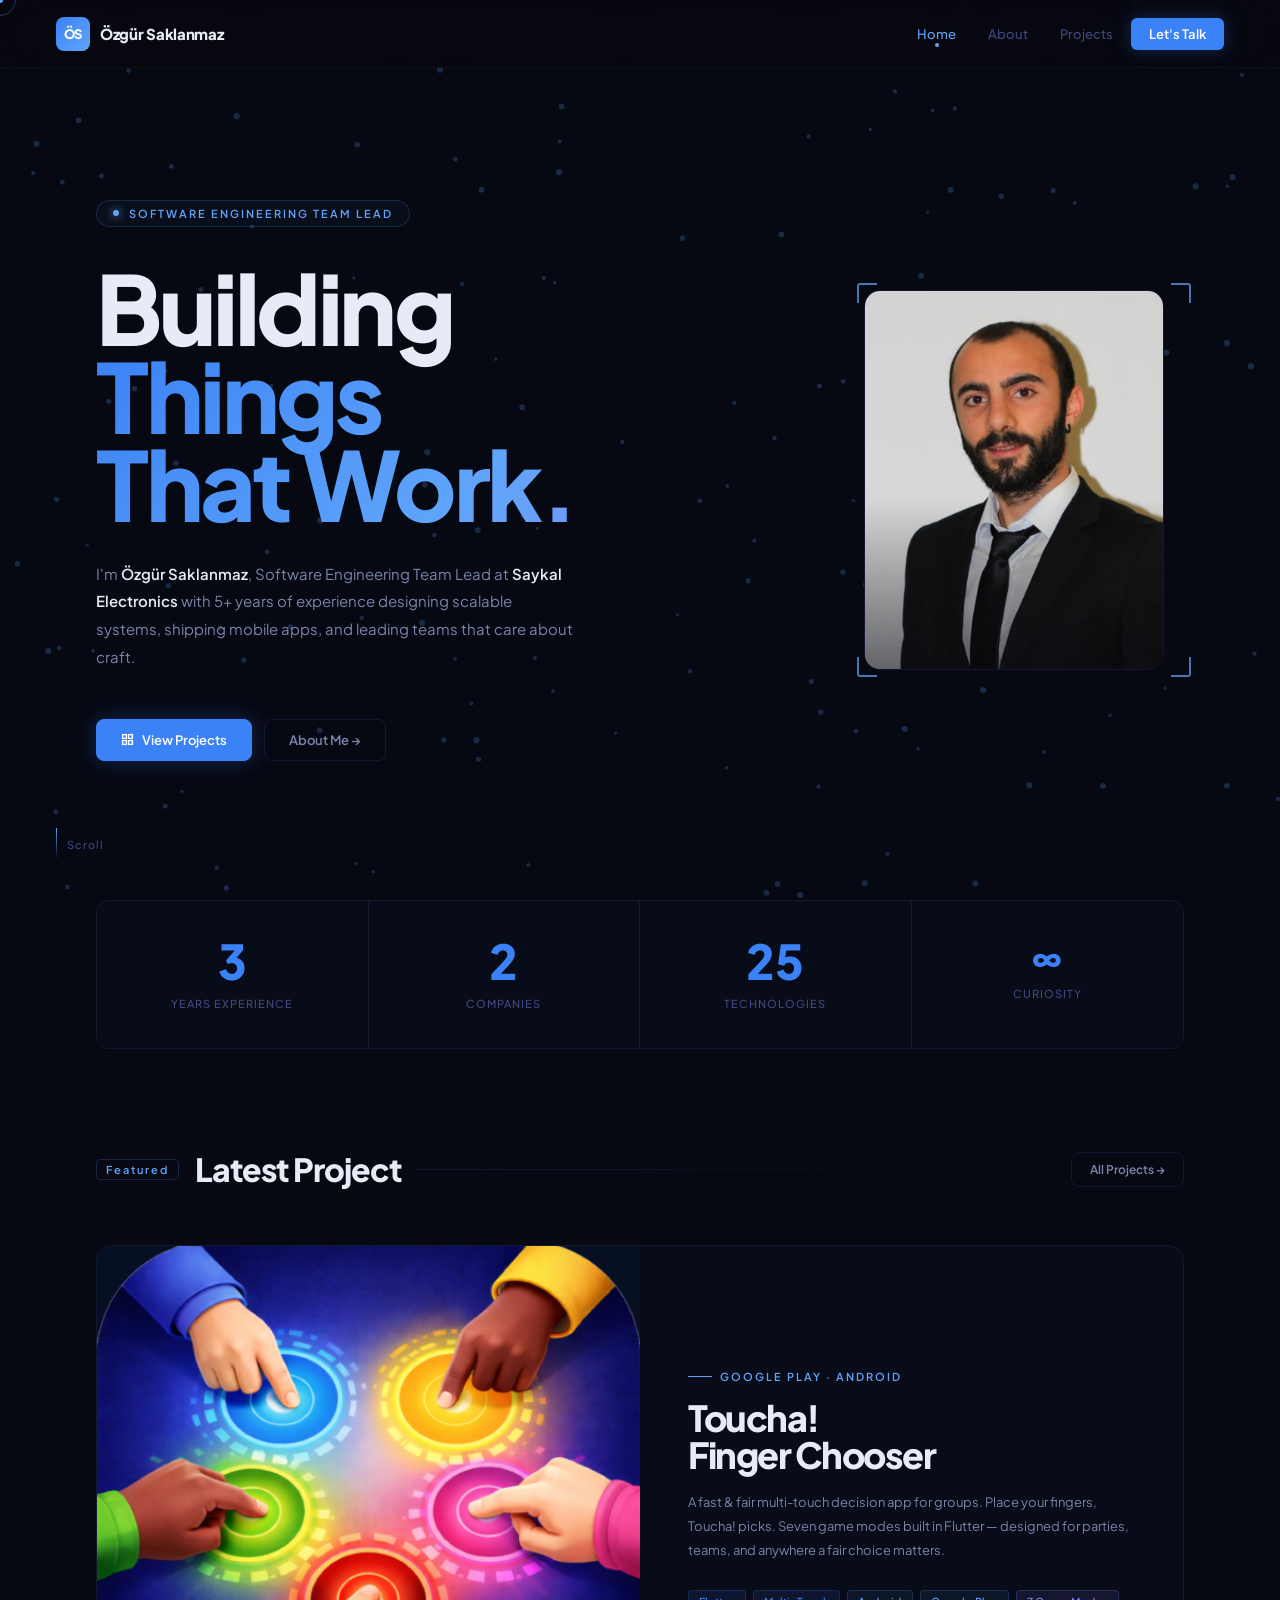
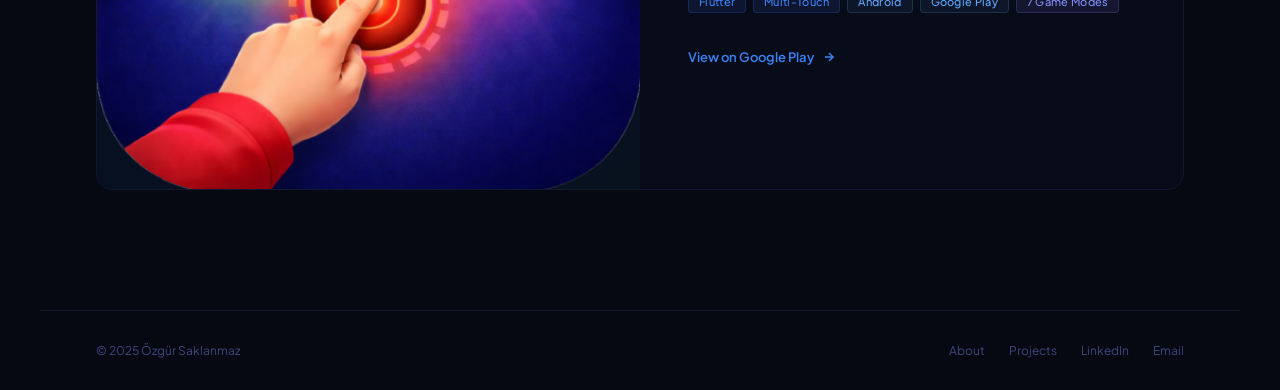
<file: index.html>
<!DOCTYPE html>
<html lang="en">
<head>
<meta charset="UTF-8">
<meta name="viewport" content="width=device-width, initial-scale=1.0">
<title>Özgür Saklanmaz — Software Engineer</title>
<link rel="stylesheet" href="style.css">
<style>
.hero {
  min-height: 100vh;
  max-width: 1200px; margin: 0 auto;
  padding: 140px 56px 80px;
  display: grid;
  grid-template-columns: 1fr 320px;
  align-items: center; gap: 80px;
}

.eyebrow {
  display: inline-flex; align-items: center; gap: 10px;
  font-size: 11px; font-weight: 600; letter-spacing: 2px;
  text-transform: uppercase; color: var(--cyan);
  border: 1px solid rgba(96,165,250,0.18);
  padding: 6px 16px; border-radius: 20px;
  background: rgba(96,165,250,0.04);
  margin-bottom: 36px;
}
.pulse {
  width: 6px; height: 6px; border-radius: 50%;
  background: var(--cyan);
  animation: pulse 2s infinite;
  box-shadow: 0 0 8px var(--cyan);
}
@keyframes pulse { 0%,100%{opacity:1;transform:scale(1)} 50%{opacity:.3;transform:scale(.7)} }

.hero-h1 {
  font-size: clamp(58px, 7.5vw, 100px);
  font-weight: 800;
  line-height: 0.92;
  letter-spacing: -3.5px;
  margin-bottom: 32px;
}
.hero-h1 .first { display: block; color: var(--text); }
.hero-h1 .second {
  display: block;
  background: linear-gradient(135deg, var(--accent) 0%, var(--cyan) 60%, var(--warm) 100%);
  -webkit-background-clip: text; -webkit-text-fill-color: transparent;
  background-clip: text;
}

.hero-bio {
  font-size: 15px; font-weight: 400;
  line-height: 1.85; color: var(--soft);
  max-width: 480px; margin-bottom: 48px;
}
.hero-bio strong { color: var(--text); font-weight: 600; }

.hero-cta { display: flex; gap: 12px; align-items: center; flex-wrap: wrap; }
.hero-cta .divider { color: var(--border); }

.scroll-ind {
  position: absolute; bottom: 40px; left: 56px;
  display: flex; align-items: center; gap: 10px;
  font-size: 11px; font-weight: 500; color: var(--muted);
  letter-spacing: 1px;
  animation: bob 3s ease-in-out infinite;
}
@keyframes bob { 0%,100%{transform:translateY(0)} 50%{transform:translateY(-5px)} }
.scroll-tick {
  width: 1px; height: 32px;
  background: linear-gradient(to bottom, var(--cyan), transparent);
}

.photo-col { position: relative; }
.photo-frame {
  position: relative;
  width: 300px; height: 380px;
  border-radius: 16px; overflow: hidden;
  border: 1px solid var(--border);
  background: var(--card);
}
.photo-frame img {
  width: 100%; height: 100%;
  object-fit: cover; object-position: top;
  display: block;
  transition: transform .5s;
}
.photo-frame:hover img { transform: scale(1.03); }
.photo-frame::after {
  content: '';
  position: absolute; inset: 0;
  background: linear-gradient(to top, rgba(8,8,14,.55) 0%, transparent 45%);
  pointer-events: none;
}
.photo-ph {
  width: 100%; height: 100%;
  display: flex; flex-direction: column;
  align-items: center; justify-content: center; gap: 12px;
}
.photo-ph-init {
  font-size: 80px; font-weight: 800;
  background: linear-gradient(135deg, var(--accent), var(--cyan));
  -webkit-background-clip: text; -webkit-text-fill-color: transparent;
}
.photo-ph-hint { font-size: 11px; color: var(--muted); letter-spacing: 1px; }

.bracket {
  position: absolute; width: 20px; height: 20px;
  border-color: var(--cyan); border-style: solid; opacity: .7;
}
.b-tl { top:-7px; left:-7px; border-width: 2px 0 0 2px; border-radius: 3px 0 0 0; }
.b-tr { top:-7px; right:-7px; border-width: 2px 2px 0 0; border-radius: 0 3px 0 0; }
.b-bl { bottom:-7px; left:-7px; border-width: 0 0 2px 2px; border-radius: 0 0 0 3px; }
.b-br { bottom:-7px; right:-7px; border-width: 0 2px 2px 0; border-radius: 0 0 3px 0; }

.stats-section {
  max-width: 1200px; margin: 0 auto;
  padding: 0 56px 100px;
}
.stats-grid {
  display: grid; grid-template-columns: repeat(4,1fr);
  border: 1px solid var(--border); border-radius: 12px; overflow: hidden;
}
.stat-cell {
  padding: 36px 24px; text-align: center;
  background: var(--card);
  border-right: 1px solid var(--border);
  transition: background .25s;
  position: relative;
}
.stat-cell:last-child { border-right: none; }
.stat-cell:hover { background: rgba(59,130,246,0.06); }
.stat-cell::after {
  content: ''; position: absolute; bottom: 0; left: 50%; transform: translateX(-50%);
  height: 2px; width: 0; background: var(--cyan);
  transition: width .35s;
}
.stat-cell:hover::after { width: 40%; }
.stat-num {
  font-size: 48px; font-weight: 800; color: var(--accent);
  display: block; line-height: 1; margin-bottom: 6px;
  font-variant-numeric: tabular-nums;
}
.stat-lbl { font-size: 11px; font-weight: 500; color: var(--muted); letter-spacing: 1px; text-transform: uppercase; }

.preview-section {
  max-width: 1200px; margin: 0 auto;
  padding: 0 56px 120px;
}
.preview-card {
  display: grid; grid-template-columns: 1fr 1fr;
  gap: 0; border-radius: 16px; overflow: hidden;
  border: 1px solid var(--border);
  background: var(--card);
  text-decoration: none; color: inherit; cursor: none;
  transition: border-color .3s, transform .35s, box-shadow .35s;
}
.preview-card:hover {
  border-color: rgba(59,130,246,0.4);
  transform: translateY(-5px);
  box-shadow: 0 30px 70px rgba(0,0,0,.45);
}
.preview-img {
  background: linear-gradient(145deg, #060f24, #08111e);
  min-height: 380px;
  display: flex; align-items: center; justify-content: center;
  position: relative; overflow: hidden;
}
.preview-img img {
  width: 100%; height: 100%; object-fit: cover;
  transition: transform .5s;
}
.preview-card:hover .preview-img img { transform: scale(1.04); }
.preview-img-ph {
  display: flex; flex-direction: column; align-items: center; gap: 10px;
}
.preview-img-ph-big {
  font-size: 88px; font-weight: 800;
  background: linear-gradient(135deg, var(--accent), var(--cyan));
  -webkit-background-clip: text; -webkit-text-fill-color: transparent;
}
.preview-img-ph-sub { font-size: 11px; color: var(--muted); letter-spacing: 2px; text-transform: uppercase; }
.preview-body {
  padding: 52px 48px;
  display: flex; flex-direction: column; justify-content: center;
}
.preview-label {
  font-size: 11px; font-weight: 600; letter-spacing: 2px; text-transform: uppercase;
  color: var(--cyan); margin-bottom: 16px;
  display: flex; align-items: center; gap: 8px;
}
.preview-label::before {
  content: ''; display: block;
  width: 24px; height: 1px; background: var(--cyan);
}
.preview-name {
  font-size: 36px; font-weight: 800; letter-spacing: -1.5px;
  line-height: 1.05; margin-bottom: 16px;
}
.preview-desc {
  font-size: 13px; line-height: 1.85; color: var(--soft);
  margin-bottom: 28px;
}
.preview-tags { display: flex; flex-wrap: wrap; gap: 7px; margin-bottom: 36px; }
.preview-cta {
  display: inline-flex; align-items: center; gap: 8px;
  font-size: 13px; font-weight: 600; color: var(--accent);
  text-decoration: none;
  transition: gap .2s;
}
.preview-cta:hover { gap: 14px; }
.preview-cta svg { transition: transform .2s; }
.preview-cta:hover svg { transform: translateX(3px); }

@media (max-width: 900px) {
  .hero { grid-template-columns: 1fr; padding: 110px 24px 80px; gap: 40px; }
  .photo-frame { width: 240px; height: 300px; margin: 0 auto; }
  .stats-section, .preview-section { padding-left: 24px; padding-right: 24px; }
  .stats-grid { grid-template-columns: repeat(2,1fr); }
  .stat-cell:nth-child(2) { border-right: none; }
  .preview-card { grid-template-columns: 1fr; }
  .preview-img { min-height: 240px; }
  .scroll-ind { left: 24px; }
}
</style>
</head>
<body>

<div id="c-dot"></div>
<div id="c-ring"></div>
<canvas id="mag-canvas"></canvas>

<nav>
  <a href="index.html" class="nav-logo">
    <div class="nav-logo-mark">ÖS</div>
    Özgür Saklanmaz
  </a>
  <div class="nav-links">
    <a href="index.html">Home</a>
    <a href="about.html">About</a>
    <a href="projects.html">Projects</a>
    <a href="mailto:saklanmazozgur@gmail.com" class="nav-cta">Let's Talk</a>
  </div>
</nav>

<div class="page" style="position:relative;">

<section style="position:relative;">
  <div class="hero">
    <div class="reveal">
      <div class="eyebrow"><div class="pulse"></div>Software Engineering Team Lead</div>
      <h1 class="hero-h1">
        <span class="first">Building</span>
        <span class="second">Things<br>That Work.</span>
      </h1>
      <p class="hero-bio">
        I'm <strong>Özgür Saklanmaz</strong>, Software Engineering Team Lead at <strong>Saykal Electronics</strong> with 5+ years of experience designing scalable systems, shipping mobile apps, and leading teams that care about craft.
      </p>
      <div class="hero-cta">
        <a href="projects.html" class="btn btn-primary">
          <svg width="13" height="13" viewBox="0 0 24 24" fill="none" stroke="currentColor" stroke-width="2.5"><rect x="3" y="3" width="7" height="7"/><rect x="14" y="3" width="7" height="7"/><rect x="14" y="14" width="7" height="7"/><rect x="3" y="14" width="7" height="7"/></svg>
          View Projects
        </a>
        <a href="about.html" class="btn btn-outline">About Me →</a>
      </div>
    </div>

    <div class="photo-col reveal-r" style="transition-delay:.2s;">
      <div class="photo-frame">
        <img src="assets/profile.jpg" alt="Özgür Saklanmaz"
             onerror="this.style.display='none'; this.nextElementSibling.style.display='flex';">
        <div class="photo-ph" style="display:none;">
          <div class="photo-ph-init">ÖS</div>
          <div class="photo-ph-hint">profile.png</div>
        </div>
      </div>
      <div class="bracket b-tl"></div>
      <div class="bracket b-tr"></div>
      <div class="bracket b-bl"></div>
      <div class="bracket b-br"></div>
    </div>
  </div>

  <div class="scroll-ind">
    <div class="scroll-tick"></div>
    Scroll
  </div>
</section>

<div class="stats-section reveal">
  <div class="stats-grid">
    <div class="stat-cell">
      <span class="stat-num" data-target="5" data-suffix="+">0</span>
      <span class="stat-lbl">Years Experience</span>
    </div>
    <div class="stat-cell">
      <span class="stat-num" data-target="3">0</span>
      <span class="stat-lbl">Companies</span>
    </div>
    <div class="stat-cell">
      <span class="stat-num" data-target="32" data-suffix="+">0</span>
      <span class="stat-lbl">Technologies</span>
    </div>
    <div class="stat-cell">
      <span class="stat-num" style="font-size:38px;">∞</span>
      <span class="stat-lbl">Curiosity</span>
    </div>
  </div>
</div>

<div class="preview-section">
  <div class="sh reveal">
    <span class="sh-num">Featured</span>
    <h2 class="sh-title">Latest Project</h2>
    <div class="sh-line"></div>
    <a href="projects.html" class="btn btn-outline btn-sm">All Projects →</a>
  </div>

  <a href="https://play.google.com/store/apps/details?id=com.osdevelop.touchaapp" target="_blank" class="preview-card reveal">
    <div class="preview-img">
      <img src="assets/toucha-app.png" alt="Toucha!"
           onerror="this.style.display='none'; this.nextElementSibling.style.display='flex';">
      <div class="preview-img-ph" style="display:none;">
        <div class="preview-img-ph-big">T!</div>
        <div class="preview-img-ph-sub">Toucha!</div>
      </div>
    </div>
    <div class="preview-body">
      <div class="preview-label">Google Play · Android</div>
      <div class="preview-name">Toucha!<br>Finger Chooser</div>
      <div class="preview-desc">
        A fast & fair multi-touch decision app for groups. Place your fingers, Toucha! picks. Seven game modes built in Flutter — designed for parties, teams, and anywhere a fair choice matters.
      </div>
      <div class="preview-tags">
        <span class="chip chip-p">Flutter</span>
        <span class="chip chip-p">Multi-Touch</span>
        <span class="chip chip-c">Android</span>
        <span class="chip chip-c">Google Play</span>
        <span class="chip chip-w">7 Game Modes</span>
      </div>
      <span class="preview-cta">
        View on Google Play
        <svg width="14" height="14" fill="none" stroke="currentColor" stroke-width="2.5" viewBox="0 0 24 24"><path d="M5 12h14M12 5l7 7-7 7"/></svg>
      </span>
    </div>
  </a>
</div>

</div>

<footer>
  <span>© 2025 Özgür Saklanmaz</span>
  <div class="footer-links">
    <a href="about.html">About</a>
    <a href="projects.html">Projects</a>
    <a href="https://www.linkedin.com/in/saklanmazozgur/" target="_blank">LinkedIn</a>
    <a href="mailto:saklanmazozgur@gmail.com">Email</a>
  </div>
</footer>

<script src="magnetic.js"></script>
<script>
(function() {
  const obs = new IntersectionObserver(entries => {
    entries.forEach(e => {
      if (!e.isIntersecting) return;
      e.target.querySelectorAll('[data-target]').forEach(el => {
        const target = parseInt(el.dataset.target);
        const suffix = el.dataset.suffix || '';
        const dur = 1600, t0 = performance.now();
        (function step(t) {
          const p = Math.min((t-t0)/dur, 1);
          const ease = 1-Math.pow(1-p, 4);
          el.textContent = Math.floor(ease*target) + (p>=1 ? suffix : '');
          if(p<1) requestAnimationFrame(step);
        })(t0);
      });
      obs.unobserve(e.target);
    });
  }, {threshold:0.3});
  document.querySelectorAll('.stats-grid').forEach(el=>obs.observe(el));
})();
</script>

</body>
</html>
</file>
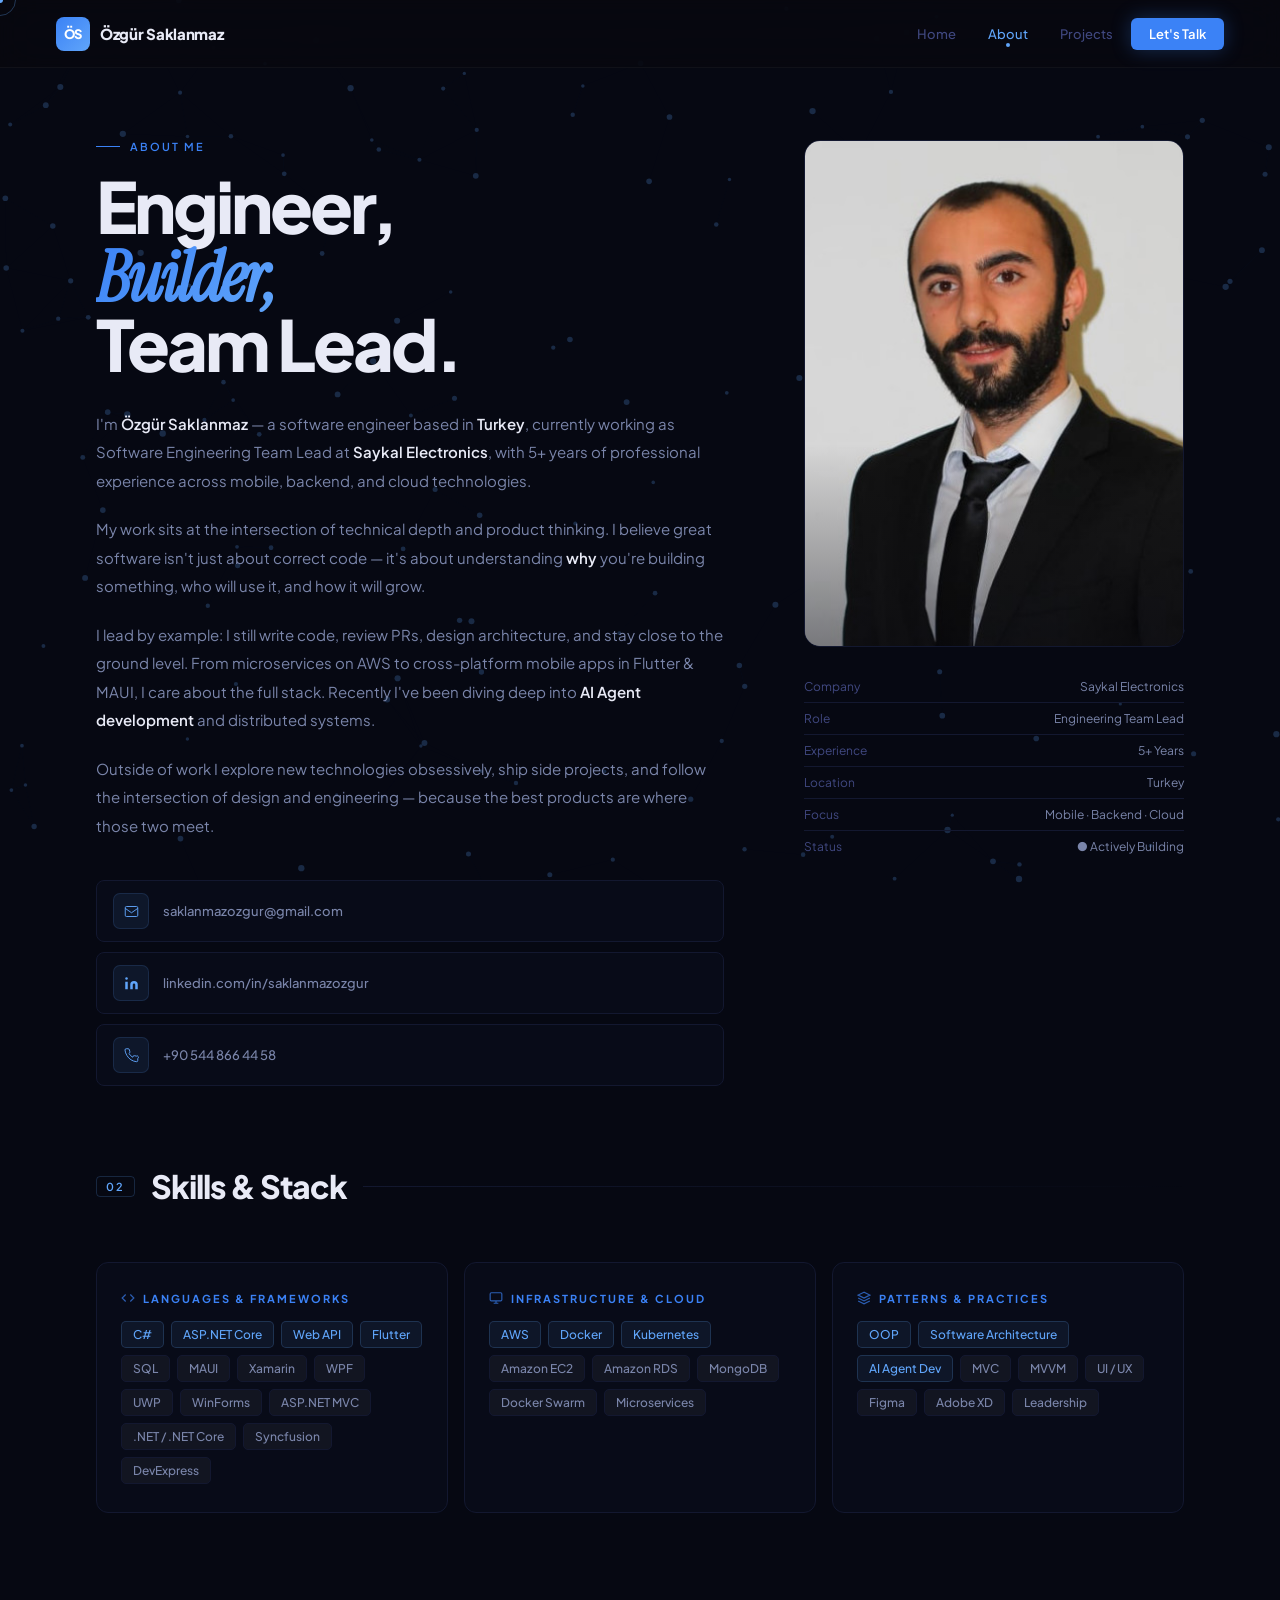
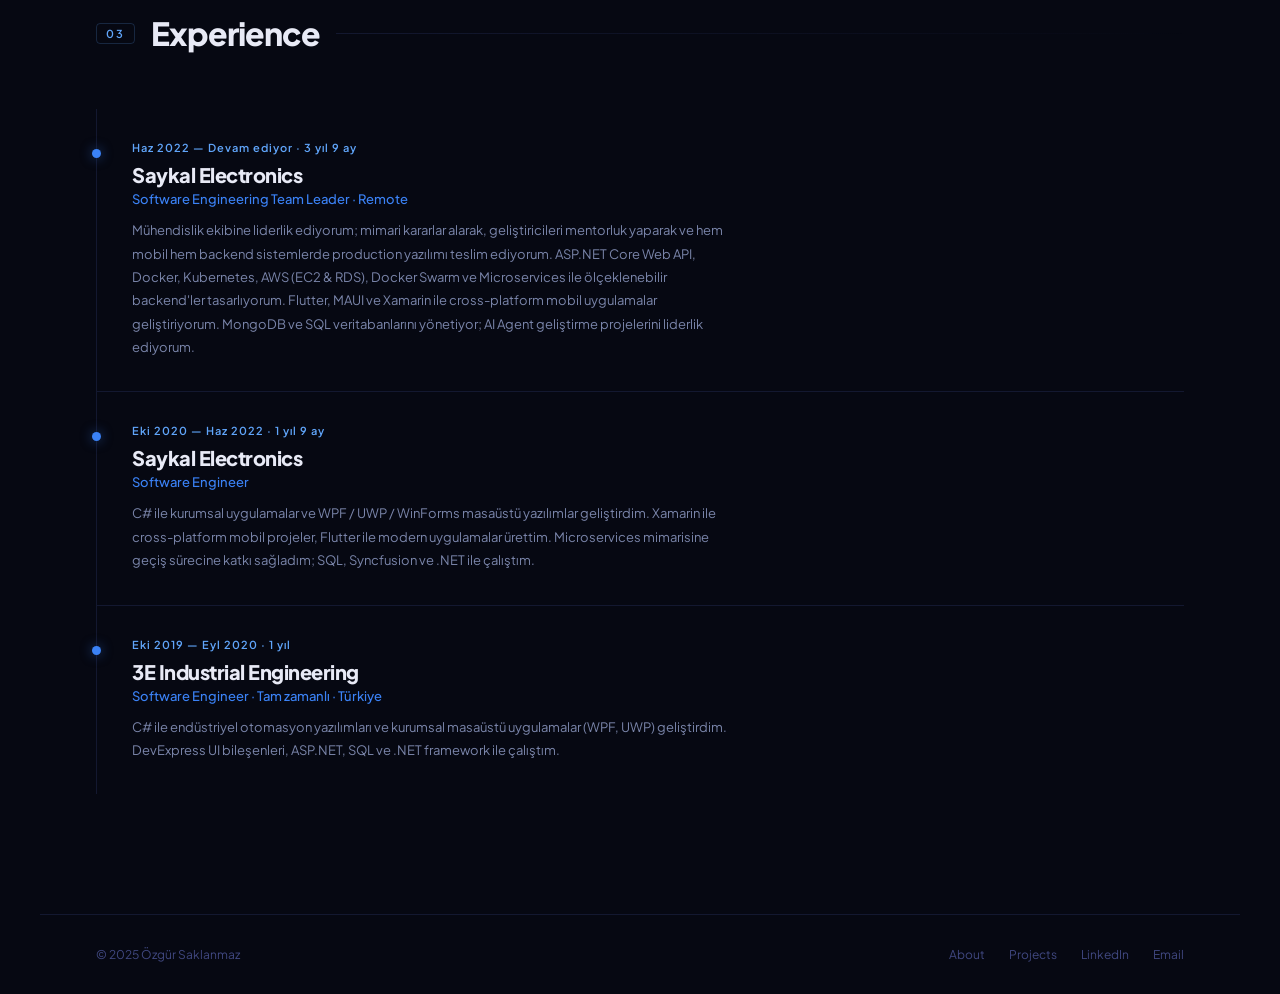
<file: about.html>
<!DOCTYPE html>
<html lang="en">
<head>
<meta charset="UTF-8">
<meta name="viewport" content="width=device-width, initial-scale=1.0">
<title>About — Özgür Saklanmaz</title>
<link rel="stylesheet" href="style.css">
<style>
.page-hero {
  max-width: 1200px; margin: 0 auto;
  padding: 140px 56px 80px;
  display: grid; grid-template-columns: 1fr 380px;
  gap: 80px; align-items: start;
}

.page-tag {
  font-size: 11px; font-weight: 600; letter-spacing: 2px;
  text-transform: uppercase; color: var(--accent);
  margin-bottom: 20px;
  display: flex; align-items: center; gap: 10px;
}
.page-tag::before {
  content: ''; display: block;
  width: 24px; height: 1px; background: var(--accent);
}

.page-hero h1 {
  font-size: clamp(46px, 5.5vw, 80px);
  font-weight: 800; letter-spacing: -3px;
  line-height: 0.95; margin-bottom: 32px;
}
.page-hero h1 em {
  font-style: italic;
  font-family: 'Instrument Serif', serif;
  background: linear-gradient(135deg, var(--accent), var(--cyan));
  -webkit-background-clip: text; -webkit-text-fill-color: transparent;
}

.bio-text {
  font-size: 15px; line-height: 1.9; color: var(--soft);
  margin-bottom: 20px;
}
.bio-text strong { color: var(--text); font-weight: 600; }
.bio-text a { color: var(--cyan); text-decoration: none; }
.bio-text a:hover { text-decoration: underline; }

.contact-list {
  margin-top: 40px;
  display: flex; flex-direction: column; gap: 10px;
}
.contact-row {
  display: flex; align-items: center; gap: 14px;
  text-decoration: none; color: var(--soft);
  font-size: 13px; font-weight: 500;
  padding: 12px 16px;
  border: 1px solid var(--border); border-radius: 8px;
  background: var(--card);
  transition: border-color .2s, color .2s, transform .2s;
  cursor: none;
}
.contact-row:hover { border-color: var(--cyan); color: var(--cyan); transform: translateX(4px); }
.contact-icon {
  width: 36px; height: 36px; border-radius: 7px;
  background: rgba(96,165,250,0.08); border: 1px solid rgba(96,165,250,0.14);
  display: flex; align-items: center; justify-content: center;
  color: var(--cyan); flex-shrink: 0;
}
.contact-icon svg { width: 15px; height: 15px; }

.about-aside { position: sticky; top: 100px; }
.aside-photo {
  width: 100%; aspect-ratio: 3/4;
  border-radius: 16px; overflow: hidden;
  border: 1px solid var(--border);
  background: var(--card); margin-bottom: 24px;
  position: relative;
}
.aside-photo img {
  width: 100%; height: 100%;
  object-fit: cover; object-position: top;
  display: block; transition: transform .5s;
}
.aside-photo:hover img { transform: scale(1.03); }
.aside-photo::after {
  content: ''; position: absolute; inset: 0;
  background: linear-gradient(to top, rgba(8,8,14,.45) 0%, transparent 40%);
  pointer-events: none;
}
.aside-photo-ph {
  width: 100%; height: 100%;
  display: flex; flex-direction: column;
  align-items: center; justify-content: center; gap: 10px;
}
.aside-photo-ph-init {
  font-size: 80px; font-weight: 800;
  background: linear-gradient(135deg, var(--accent), var(--cyan));
  -webkit-background-clip: text; -webkit-text-fill-color: transparent;
}

.aside-meta { font-size: 12px; color: var(--muted); }
.aside-meta span { color: var(--soft); }
.aside-meta-row { display: flex; justify-content: space-between; padding: 8px 0; border-bottom: 1px solid var(--border); }
.aside-meta-row:last-child { border-bottom: none; }

.skills-section {
  max-width: 1200px; margin: 0 auto;
  padding: 0 56px 100px;
}
.skills-cats { display: grid; grid-template-columns: repeat(3,1fr); gap: 16px; }
.skill-cat {
  background: var(--card); border: 1px solid var(--border);
  border-radius: 12px; padding: 28px 24px;
  transition: border-color .25s;
}
.skill-cat:hover { border-color: rgba(59,130,246,0.3); }
.skill-cat-title {
  font-size: 11px; font-weight: 700; letter-spacing: 2px;
  text-transform: uppercase; color: var(--accent);
  margin-bottom: 16px; display: flex; align-items: center; gap: 8px;
}
.skill-cat-title svg { width: 14px; height: 14px; opacity: .7; }
.skill-chips { display: flex; flex-wrap: wrap; gap: 7px; }
.skill-chip {
  font-size: 12px; font-weight: 500;
  padding: 5px 11px; border-radius: 5px;
  background: rgba(255,255,255,0.04);
  border: 1px solid var(--border);
  color: var(--soft);
  transition: background .2s, color .2s, border-color .2s;
}
.skill-chip:hover { background: rgba(59,130,246,0.12); border-color: rgba(59,130,246,0.3); color: var(--text); }
.skill-chip.star {
  background: rgba(96,165,250,0.07);
  border-color: rgba(96,165,250,0.2);
  color: var(--cyan);
}

.exp-section {
  max-width: 1200px; margin: 0 auto;
  padding: 0 56px 120px;
}
.exp-list { display: flex; flex-direction: column; gap: 0; position: relative; }
.exp-list::before {
  content: '';
  position: absolute; left: 0; top: 0; bottom: 0;
  width: 1px; background: var(--border);
}
.exp-item {
  padding: 32px 0 32px 36px;
  border-bottom: 1px solid var(--border);
  position: relative;
}
.exp-item::before {
  content: '';
  position: absolute; left: -4px; top: 40px;
  width: 9px; height: 9px; border-radius: 50%;
  background: var(--accent);
  box-shadow: 0 0 12px rgba(59,130,246,.5);
}
.exp-item:last-child { border-bottom: none; }
.exp-period { font-size: 11px; font-weight: 600; color: var(--cyan); letter-spacing: 1px; margin-bottom: 8px; }
.exp-company { font-size: 20px; font-weight: 800; letter-spacing: -0.5px; margin-bottom: 4px; }
.exp-role { font-size: 13px; font-weight: 500; color: var(--accent); margin-bottom: 12px; }
.exp-desc { font-size: 13px; line-height: 1.8; color: var(--soft); max-width: 600px; }

@media (max-width: 960px) {
  .page-hero { grid-template-columns: 1fr; padding: 110px 24px 80px; gap: 40px; }
  .about-aside { position: static; }
  .aside-photo { max-width: 280px; margin: 0 auto 24px; }
  .skills-section, .exp-section { padding-left: 24px; padding-right: 24px; }
  .skills-cats { grid-template-columns: 1fr; }
}
</style>
</head>
<body>

<div id="c-dot"></div>
<div id="c-ring"></div>
<canvas id="mag-canvas"></canvas>

<nav>
  <a href="index.html" class="nav-logo">
    <div class="nav-logo-mark">ÖS</div>
    Özgür Saklanmaz
  </a>
  <div class="nav-links">
    <a href="index.html">Home</a>
    <a href="about.html">About</a>
    <a href="projects.html">Projects</a>
    <a href="mailto:saklanmazozgur@gmail.com" class="nav-cta">Let's Talk</a>
  </div>
</nav>

<div class="page">

<!-- PAGE HERO -->
<div class="page-hero">
  <div class="reveal">
    <div class="page-tag">About Me</div>
    <h1>Engineer,<br><em>Builder,</em><br>Team Lead.</h1>

    <p class="bio-text">
      I'm <strong>Özgür Saklanmaz</strong> — a software engineer based in <strong>Turkey</strong>, currently working as Software Engineering Team Lead at <strong>Saykal Electronics</strong>, with 5+ years of professional experience across mobile, backend, and cloud technologies.
    </p>
    <p class="bio-text">
      My work sits at the intersection of technical depth and product thinking. I believe great software isn't just about correct code — it's about understanding <strong>why</strong> you're building something, who will use it, and how it will grow.
    </p>
    <p class="bio-text">
      I lead by example: I still write code, review PRs, design architecture, and stay close to the ground level. From microservices on AWS to cross-platform mobile apps in Flutter &amp; MAUI, I care about the full stack. Recently I've been diving deep into <strong>AI Agent development</strong> and distributed systems.
    </p>
    <p class="bio-text">
      Outside of work I explore new technologies obsessively, ship side projects, and follow the intersection of design and engineering — because the best products are where those two meet.
    </p>

    <div class="contact-list">
      <a href="mailto:saklanmazozgur@gmail.com" class="contact-row">
        <div class="contact-icon">
          <svg viewBox="0 0 24 24" fill="none" stroke="currentColor" stroke-width="1.5"><rect x="2" y="4" width="20" height="16" rx="2"/><path d="m22 7-10 7L2 7"/></svg>
        </div>
        saklanmazozgur@gmail.com
      </a>
      <a href="https://www.linkedin.com/in/saklanmazozgur/" target="_blank" class="contact-row">
        <div class="contact-icon">
          <svg viewBox="0 0 24 24" fill="currentColor"><path d="M16 8a6 6 0 0 1 6 6v7h-4v-7a2 2 0 0 0-4 0v7h-4v-7a6 6 0 0 1 6-6zM2 9h4v12H2z"/><circle cx="4" cy="4" r="2"/></svg>
        </div>
        linkedin.com/in/saklanmazozgur
      </a>
      <a href="tel:+905448664458" class="contact-row">
        <div class="contact-icon">
          <svg viewBox="0 0 24 24" fill="none" stroke="currentColor" stroke-width="1.5"><path d="M22 16.92v3a2 2 0 0 1-2.18 2 19.79 19.79 0 0 1-8.63-3.07A19.5 19.5 0 0 1 4.69 12a19.79 19.79 0 0 1-3.07-8.67A2 2 0 0 1 3.6 1.18h3a2 2 0 0 1 2 1.72c.127.96.361 1.903.7 2.81a2 2 0 0 1-.45 2.11L7.91 8.7a16 16 0 0 0 6 6l.94-1.94a2 2 0 0 1 2.12-.45c.907.339 1.85.573 2.81.7A2 2 0 0 1 22 16.92z"/></svg>
        </div>
        +90 544 866 44 58
      </a>
    </div>
  </div>

  <div class="about-aside reveal-r" style="transition-delay:.2s;">
    <div class="aside-photo">
      <img src="assets/profile.jpg" alt="Özgür Saklanmaz"
           onerror="this.style.display='none'; this.nextElementSibling.style.display='flex';">
      <div class="aside-photo-ph" style="display:none;">
        <div class="aside-photo-ph-init">ÖS</div>
      </div>
    </div>
    <div class="aside-meta">
      <div class="aside-meta-row"><span style="color:var(--muted)">Company</span><span>Saykal Electronics</span></div>
      <div class="aside-meta-row"><span style="color:var(--muted)">Role</span><span>Engineering Team Lead</span></div>
      <div class="aside-meta-row"><span style="color:var(--muted)">Experience</span><span>5+ Years</span></div>
      <div class="aside-meta-row"><span style="color:var(--muted)">Location</span><span>Turkey</span></div>
      <div class="aside-meta-row"><span style="color:var(--muted)">Focus</span><span>Mobile · Backend · Cloud</span></div>
      <div class="aside-meta-row"><span style="color:var(--muted)">Status</span><span style="color:var(--soft)">● Actively Building</span></div>
    </div>
  </div>
</div>

<div class="skills-section">
  <div class="sh reveal">
    <span class="sh-num">02</span>
    <h2 class="sh-title">Skills & Stack</h2>
    <div class="sh-line"></div>
  </div>

  <div class="skills-cats">
    <div class="skill-cat reveal" style="transition-delay:.05s">
      <div class="skill-cat-title">
        <svg viewBox="0 0 24 24" fill="none" stroke="currentColor" stroke-width="2"><polyline points="16 18 22 12 16 6"/><polyline points="8 6 2 12 8 18"/></svg>
        Languages &amp; Frameworks
      </div>
      <div class="skill-chips">
        <span class="skill-chip star">C#</span>
        <span class="skill-chip star">ASP.NET Core</span>
        <span class="skill-chip star">Web API</span>
        <span class="skill-chip star">Flutter</span>
        <span class="skill-chip">SQL</span>
        <span class="skill-chip">MAUI</span>
        <span class="skill-chip">Xamarin</span>
        <span class="skill-chip">WPF</span>
        <span class="skill-chip">UWP</span>
        <span class="skill-chip">WinForms</span>
        <span class="skill-chip">ASP.NET MVC</span>
        <span class="skill-chip">.NET / .NET Core</span>
        <span class="skill-chip">Syncfusion</span>
        <span class="skill-chip">DevExpress</span>
      </div>
    </div>

    <div class="skill-cat reveal" style="transition-delay:.1s">
      <div class="skill-cat-title">
        <svg viewBox="0 0 24 24" fill="none" stroke="currentColor" stroke-width="2"><rect x="2" y="3" width="20" height="14" rx="2"/><path d="M8 21h8M12 17v4"/></svg>
        Infrastructure &amp; Cloud
      </div>
      <div class="skill-chips">
        <span class="skill-chip star">AWS</span>
        <span class="skill-chip star">Docker</span>
        <span class="skill-chip star">Kubernetes</span>
        <span class="skill-chip">Amazon EC2</span>
        <span class="skill-chip">Amazon RDS</span>
        <span class="skill-chip">MongoDB</span>
        <span class="skill-chip">Docker Swarm</span>
        <span class="skill-chip">Microservices</span>
      </div>
    </div>

    <div class="skill-cat reveal" style="transition-delay:.15s">
      <div class="skill-cat-title">
        <svg viewBox="0 0 24 24" fill="none" stroke="currentColor" stroke-width="2"><path d="M12 2L2 7l10 5 10-5-10-5zM2 17l10 5 10-5M2 12l10 5 10-5"/></svg>
        Patterns &amp; Practices
      </div>
      <div class="skill-chips">
        <span class="skill-chip star">OOP</span>
        <span class="skill-chip star">Software Architecture</span>
        <span class="skill-chip star">AI Agent Dev</span>
        <span class="skill-chip">MVC</span>
        <span class="skill-chip">MVVM</span>
        <span class="skill-chip">UI / UX</span>
        <span class="skill-chip">Figma</span>
        <span class="skill-chip">Adobe XD</span>
        <span class="skill-chip">Leadership</span>
      </div>
    </div>
  </div>
</div>

<div class="exp-section">
  <div class="sh reveal">
    <span class="sh-num">03</span>
    <h2 class="sh-title">Experience</h2>
    <div class="sh-line"></div>
  </div>

  <div class="exp-list">
    <div class="exp-item reveal">
      <div class="exp-period">Haz 2022 — Devam ediyor &middot; 3 yıl 9 ay</div>
      <div class="exp-company">Saykal Electronics</div>
      <div class="exp-role">Software Engineering Team Leader &middot; Remote</div>
      <div class="exp-desc">
        Mühendislik ekibine liderlik ediyorum; mimari kararlar alarak, geliştiricileri mentorluk yaparak ve hem mobil hem backend sistemlerde production yazılımı teslim ediyorum. ASP.NET Core Web API, Docker, Kubernetes, AWS (EC2 &amp; RDS), Docker Swarm ve Microservices ile ölçeklenebilir backend'ler tasarlıyorum. Flutter, MAUI ve Xamarin ile cross-platform mobil uygulamalar geliştiriyorum. MongoDB ve SQL veritabanlarını yönetiyor; AI Agent geliştirme projelerini liderlik ediyorum.
      </div>
    </div>
    <div class="exp-item reveal" style="transition-delay:.08s;">
      <div class="exp-period">Eki 2020 — Haz 2022 &middot; 1 yıl 9 ay</div>
      <div class="exp-company">Saykal Electronics</div>
      <div class="exp-role">Software Engineer</div>
      <div class="exp-desc">
        C# ile kurumsal uygulamalar ve WPF / UWP / WinForms masaüstü yazılımlar geliştirdim. Xamarin ile cross-platform mobil projeler, Flutter ile modern uygulamalar ürettim. Microservices mimarisine geçiş sürecine katkı sağladım; SQL, Syncfusion ve .NET ile çalıştım.
      </div>
    </div>
    <div class="exp-item reveal" style="transition-delay:.16s;">
      <div class="exp-period">Eki 2019 — Eyl 2020 &middot; 1 yıl</div>
      <div class="exp-company">3E Industrial Engineering</div>
      <div class="exp-role">Software Engineer &middot; Tam zamanlı &middot; Türkiye</div>
      <div class="exp-desc">
        C# ile endüstriyel otomasyon yazılımları ve kurumsal masaüstü uygulamalar (WPF, UWP) geliştirdim. DevExpress UI bileşenleri, ASP.NET, SQL ve .NET framework ile çalıştım.
      </div>
    </div>
  </div>
</div>

</div>

<footer>
  <span>© 2025 Özgür Saklanmaz</span>
  <div class="footer-links">
    <a href="about.html">About</a>
    <a href="projects.html">Projects</a>
    <a href="https://www.linkedin.com/in/saklanmazozgur/" target="_blank">LinkedIn</a>
    <a href="mailto:saklanmazozgur@gmail.com">Email</a>
  </div>
</footer>

<script src="magnetic.js"></script>
</body>
</html>
</file>
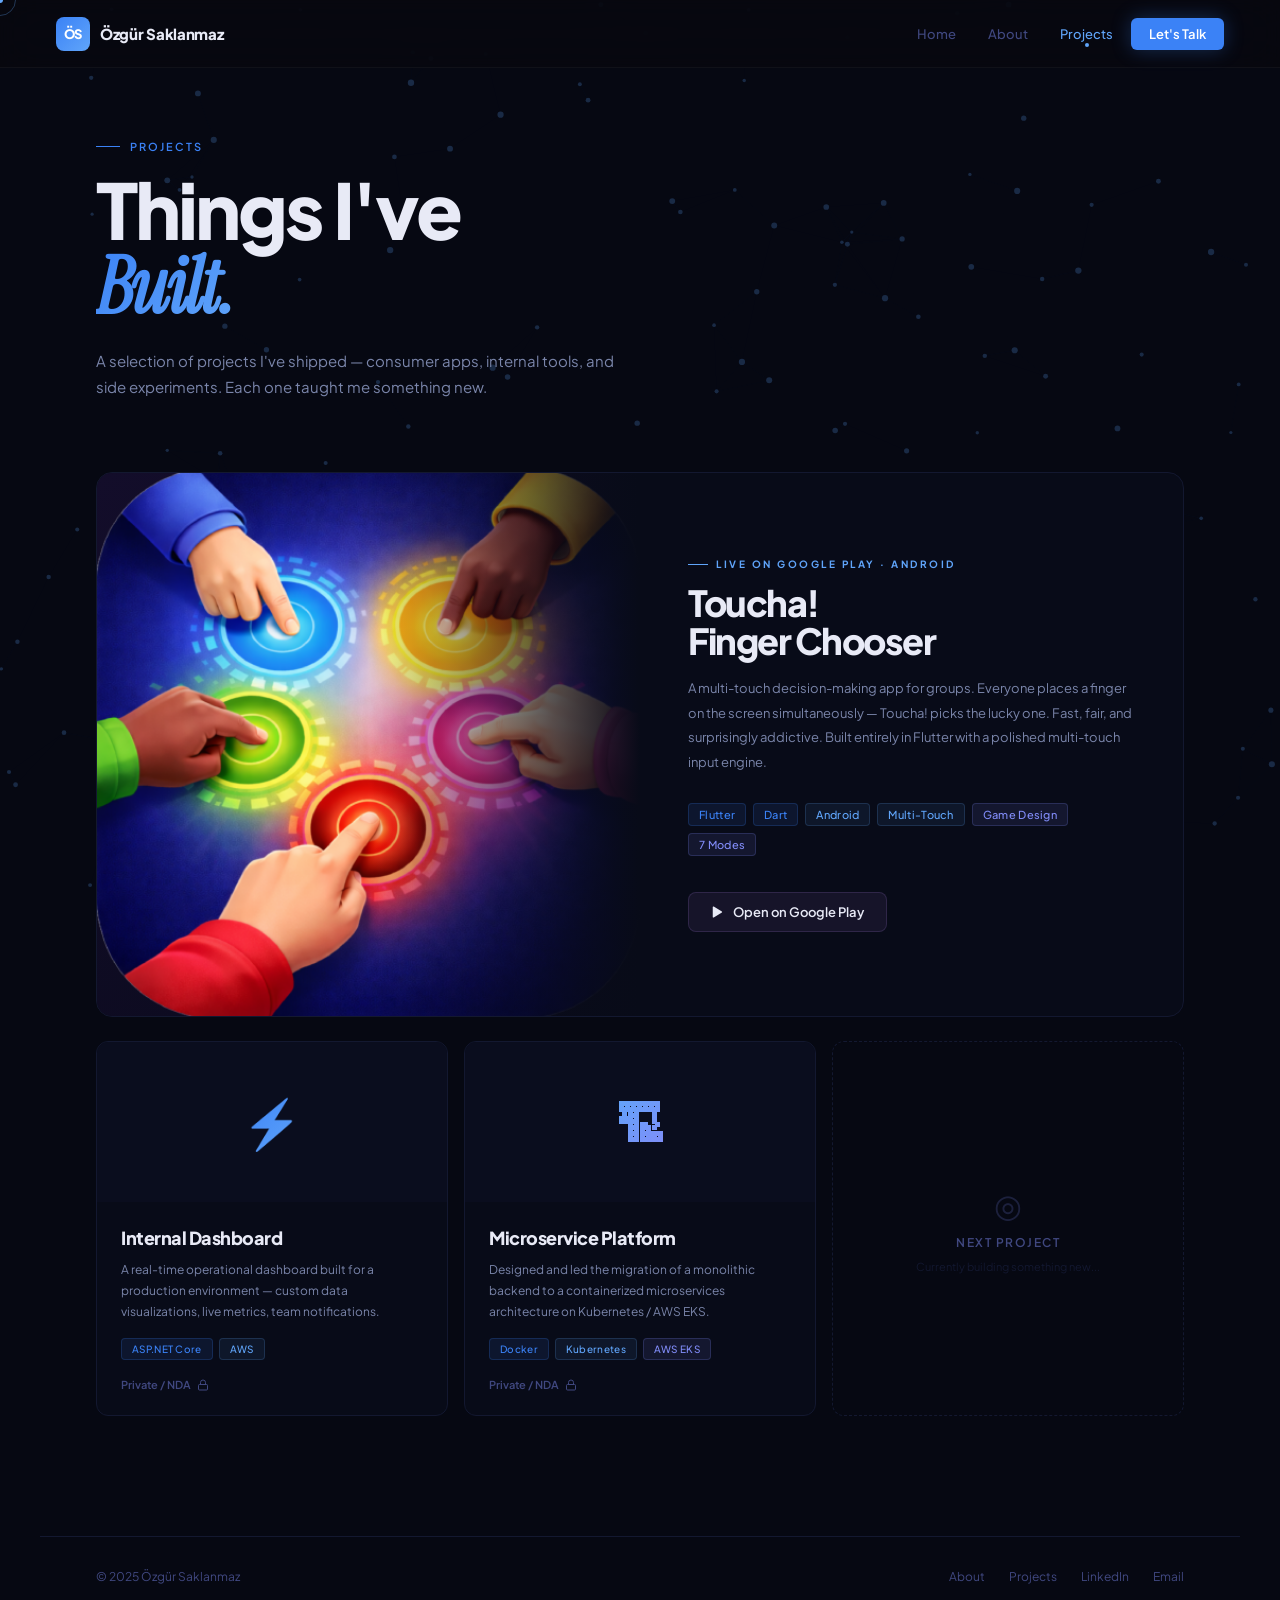
<file: projects.html>
<!DOCTYPE html>
<html lang="en">
<head>
<meta charset="UTF-8">
<meta name="viewport" content="width=device-width, initial-scale=1.0">
<title>Projects — Özgür Saklanmaz</title>
<link rel="stylesheet" href="style.css">
<style>
.page-header {
  max-width: 1200px; margin: 0 auto;
  padding: 140px 56px 72px;
}
.page-tag {
  font-size: 11px; font-weight: 600; letter-spacing: 2px;
  text-transform: uppercase; color: var(--accent);
  margin-bottom: 20px;
  display: flex; align-items: center; gap: 10px;
}
.page-tag::before { content: ''; display: block; width: 24px; height: 1px; background: var(--accent); }

.page-header h1 {
  font-size: clamp(48px, 6vw, 84px);
  font-weight: 800; letter-spacing: -3px; line-height: 0.95;
  margin-bottom: 24px;
}
.page-header h1 em {
  font-style: italic;
  font-family: 'Instrument Serif', serif;
  background: linear-gradient(135deg, var(--accent), var(--cyan));
  -webkit-background-clip: text; -webkit-text-fill-color: transparent;
}
.page-header p {
  font-size: 15px; line-height: 1.75; color: var(--soft);
  max-width: 520px;
}

.projects-wrap {
  max-width: 1200px; margin: 0 auto;
  padding: 0 56px 120px;
}

.proj-featured {
  display: grid; grid-template-columns: 1fr 1fr;
  background: var(--card); border: 1px solid var(--border);
  border-radius: 16px; overflow: hidden;
  margin-bottom: 24px;
  text-decoration: none; color: inherit; cursor: none;
  transition: border-color .35s, transform .35s, box-shadow .35s;
}
.proj-featured:hover {
  border-color: rgba(123,94,167,0.45);
  transform: translateY(-5px);
  box-shadow: 0 32px 80px rgba(0,0,0,.5);
}
.proj-img {
  position: relative; overflow: hidden;
  background: linear-gradient(145deg, #130d2a, #0a0a1c);
  display: flex; align-items: center; justify-content: center;
  min-height: 420px;
}
.proj-img img { width: 100%; height: 100%; object-fit: cover; transition: transform .55s; }
.proj-featured:hover .proj-img img { transform: scale(1.05); }
.proj-img-ph {
  display: flex; flex-direction: column; align-items: center; gap: 10px;
  font-family: 'Plus Jakarta Sans', sans-serif;
}
.proj-img-ph-big {
  font-size: 90px; font-weight: 800;
  background: linear-gradient(135deg, var(--accent), var(--cyan));
  -webkit-background-clip: text; -webkit-text-fill-color: transparent;
}
.proj-img-ph-sub { font-size: 10px; color: var(--muted); letter-spacing: 3px; text-transform: uppercase; }
.proj-img-overlay {
  position: absolute; inset: 0;
  background: linear-gradient(to right, transparent 50%, var(--card));
  pointer-events: none;
}

.proj-body {
  padding: 52px 48px;
  display: flex; flex-direction: column; justify-content: center;
}
.proj-platform {
  font-size: 10px; font-weight: 700; letter-spacing: 2.5px;
  text-transform: uppercase; color: var(--cyan); margin-bottom: 14px;
  display: flex; align-items: center; gap: 8px;
}
.proj-platform::before { content: ''; width: 20px; height: 1px; background: var(--cyan); }
.proj-name {
  font-size: 36px; font-weight: 800; letter-spacing: -1.5px;
  line-height: 1.05; margin-bottom: 16px;
}
.proj-desc {
  font-size: 13px; line-height: 1.9; color: var(--soft); margin-bottom: 28px;
}
.proj-tags { display: flex; flex-wrap: wrap; gap: 7px; margin-bottom: 36px; }
.proj-link {
  display: inline-flex; align-items: center; gap: 8px;
  font-size: 13px; font-weight: 600; color: var(--text);
  padding: 11px 22px;
  background: rgba(123,94,167,0.12);
  border: 1px solid rgba(123,94,167,0.25);
  border-radius: 8px; text-decoration: none; cursor: none;
  transition: background .2s, border-color .2s, transform .2s; width: fit-content;
}
.proj-link:hover { background: rgba(123,94,167,0.25); border-color: var(--accent); transform: translateX(3px); }
.proj-link svg { fill: currentColor; }

.proj-small-grid {
  display: grid; grid-template-columns: repeat(3, 1fr);
  gap: 16px; margin-top: 24px;
}

.proj-small {
  background: var(--card); border: 1px solid var(--border);
  border-radius: 12px; overflow: hidden;
  display: flex; flex-direction: column;
  transition: border-color .3s, transform .3s, box-shadow .3s;
  cursor: none;
}
.proj-small:hover {
  border-color: rgba(78,205,196,0.3);
  transform: translateY(-4px);
  box-shadow: 0 20px 50px rgba(0,0,0,.4);
}
.proj-small-img {
  height: 160px; overflow: hidden;
  background: linear-gradient(135deg, #0f0a22, #08081a);
  display: flex; align-items: center; justify-content: center;
  font-size: 48px; font-weight: 800;
  background: var(--surface);
}
.proj-small-body { padding: 24px; flex: 1; display: flex; flex-direction: column; }
.proj-small-name { font-size: 18px; font-weight: 800; letter-spacing: -0.5px; margin-bottom: 10px; }
.proj-small-desc { font-size: 12px; line-height: 1.75; color: var(--soft); flex: 1; margin-bottom: 16px; }
.proj-small-tags { display: flex; flex-wrap: wrap; gap: 6px; margin-bottom: 18px; }
.proj-small-link {
  font-size: 11px; font-weight: 600; color: var(--muted);
  display: flex; align-items: center; gap: 6px;
  text-decoration: none; transition: color .2s; cursor: none;
}
.proj-small-link:hover { color: var(--cyan); }
.proj-small-link svg { width: 12px; height: 12px; }

.proj-soon {
  border: 1px dashed var(--border);
  background: transparent;
  display: flex; align-items: center; justify-content: center;
  flex-direction: column; gap: 10px;
  padding: 40px; text-align: center;
  min-height: 240px;
  border-radius: 12px;
  color: var(--muted);
}
.proj-soon .soon-icon { font-size: 32px; opacity: .4; }
.proj-soon .soon-label { font-size: 12px; font-weight: 600; letter-spacing: 1.5px; text-transform: uppercase; }
.proj-soon .soon-sub { font-size: 11px; color: var(--border); }

@media (max-width: 960px) {
  .page-header { padding: 110px 24px 60px; }
  .projects-wrap { padding-left: 24px; padding-right: 24px; }
  .proj-featured { grid-template-columns: 1fr; }
  .proj-img { min-height: 240px; }
  .proj-img-overlay { background: linear-gradient(to bottom, transparent 50%, var(--card)); }
  .proj-small-grid { grid-template-columns: 1fr; }
}
</style>
</head>
<body>

<div id="c-dot"></div>
<div id="c-ring"></div>
<canvas id="mag-canvas"></canvas>

<nav>
  <a href="index.html" class="nav-logo">
    <div class="nav-logo-mark">ÖS</div>
    Özgür Saklanmaz
  </a>
  <div class="nav-links">
    <a href="index.html">Home</a>
    <a href="about.html">About</a>
    <a href="projects.html">Projects</a>
    <a href="mailto:saklanmazozgur@gmail.com" class="nav-cta">Let's Talk</a>
  </div>
</nav>

<div class="page">

<div class="page-header">
  <div class="page-tag reveal">Projects</div>
  <h1 class="reveal" style="transition-delay:.05s;">Things I've<br><em>Built.</em></h1>
  <p class="reveal" style="transition-delay:.1s;">
    A selection of projects I've shipped — consumer apps, internal tools, and side experiments. Each one taught me something new.
  </p>
</div>

<div class="projects-wrap">

  <a href="https://play.google.com/store/apps/details?id=com.osdevelop.touchaapp"
     target="_blank" class="proj-featured reveal">
    <div class="proj-img">
      <img src="assets/toucha-app.png" alt="Toucha!"
           onerror="this.style.display='none'; this.nextElementSibling.style.display='flex';">
      <div class="proj-img-ph" style="display:none;">
        <div class="proj-img-ph-big">T!</div>
        <div class="proj-img-ph-sub">Toucha!</div>
      </div>
      <div class="proj-img-overlay"></div>
    </div>
    <div class="proj-body">
      <div class="proj-platform">Live on Google Play · Android</div>
      <div class="proj-name">Toucha!<br>Finger Chooser</div>
      <div class="proj-desc">
        A multi-touch decision-making app for groups. Everyone places a finger on the screen simultaneously — Toucha! picks the lucky one. Fast, fair, and surprisingly addictive. Built entirely in Flutter with a polished multi-touch input engine.
      </div>
      <div class="proj-tags">
        <span class="chip chip-p">Flutter</span>
        <span class="chip chip-p">Dart</span>
        <span class="chip chip-c">Android</span>
        <span class="chip chip-c">Multi-Touch</span>
        <span class="chip chip-w">Game Design</span>
        <span class="chip chip-w">7 Modes</span>
      </div>
      <div class="proj-link">
        <svg width="14" height="14" viewBox="0 0 24 24"><path d="M3 20.5v-17c0-.83 1.01-1.3 1.7-.78l14 8.5c.63.38.63 1.28 0 1.66l-14 8.5c-.69.52-1.7.05-1.7-.78z"/></svg>
        Open on Google Play
      </div>
    </div>
  </a>

  <div class="proj-small-grid">

    <div class="proj-small reveal" style="transition-delay:.05s;">
      <div class="proj-small-img">
        <span style="background:linear-gradient(135deg,var(--accent),var(--cyan));-webkit-background-clip:text;-webkit-text-fill-color:transparent;">⚡</span>
      </div>
      <div class="proj-small-body">
        <div class="proj-small-name">Internal Dashboard</div>
        <div class="proj-small-desc">A real-time operational dashboard built for a production environment — custom data visualizations, live metrics, team notifications.</div>
        <div class="proj-small-tags">
          <span class="chip chip-p" style="font-size:10px;">ASP.NET Core</span>
          <span class="chip chip-c" style="font-size:10px;">AWS</span>
        </div>
        <span class="proj-small-link">
          Private / NDA
          <svg viewBox="0 0 24 24" fill="none" stroke="currentColor" stroke-width="2"><rect x="3" y="11" width="18" height="11" rx="2"/><path d="M7 11V7a5 5 0 0 1 10 0v4"/></svg>
        </span>
      </div>
    </div>

    <div class="proj-small reveal" style="transition-delay:.1s;">
      <div class="proj-small-img">
        <span style="background:linear-gradient(135deg,var(--cyan),var(--warm));-webkit-background-clip:text;-webkit-text-fill-color:transparent;">🏗</span>
      </div>
      <div class="proj-small-body">
        <div class="proj-small-name">Microservice Platform</div>
        <div class="proj-small-desc">Designed and led the migration of a monolithic backend to a containerized microservices architecture on Kubernetes / AWS EKS.</div>
        <div class="proj-small-tags">
          <span class="chip chip-p" style="font-size:10px;">Docker</span>
          <span class="chip chip-c" style="font-size:10px;">Kubernetes</span>
          <span class="chip chip-w" style="font-size:10px;">AWS EKS</span>
        </div>
        <span class="proj-small-link">
          Private / NDA
          <svg viewBox="0 0 24 24" fill="none" stroke="currentColor" stroke-width="2"><rect x="3" y="11" width="18" height="11" rx="2"/><path d="M7 11V7a5 5 0 0 1 10 0v4"/></svg>
        </span>
      </div>
    </div>

    <div class="proj-soon reveal" style="transition-delay:.15s;">
      <div class="soon-icon">◎</div>
      <div class="soon-label">Next Project</div>
      <div class="soon-sub">Currently building something new...</div>
    </div>

  </div>
</div>

</div>

<footer>
  <span>© 2025 Özgür Saklanmaz</span>
  <div class="footer-links">
    <a href="about.html">About</a>
    <a href="projects.html">Projects</a>
    <a href="https://www.linkedin.com/in/saklanmazozgur/" target="_blank">LinkedIn</a>
    <a href="mailto:saklanmazozgur@gmail.com">Email</a>
  </div>
</footer>

<script src="magnetic.js"></script>
</body>
</html>
</file>
<file: style.css>
@import url('https://fonts.googleapis.com/css2?family=Plus+Jakarta+Sans:ital,wght@0,300;0,400;0,500;0,600;0,700;0,800;1,300;1,400&family=Instrument+Serif:ital@0;1&display=swap');

:root {
  --bg:      #060812;
  --surface: #0a0d1e;
  --border:  #131830;
  --accent:  #3B82F6;
  --cyan:    #60A5FA;
  --warm:    #818CF8;
  --text:    #E8EAF6;
  --muted:   #404880;
  --soft:    #7A85AA;
  --card:    #080b18;
  --radius:  8px;
}

*, *::before, *::after { margin: 0; padding: 0; box-sizing: border-box; }
html { scroll-behavior: smooth; font-size: 16px; }

body {
  background: var(--bg);
  color: var(--text);
  font-family: 'Plus Jakarta Sans', sans-serif;
  font-weight: 400;
  overflow-x: hidden;
  cursor: none;
  -webkit-font-smoothing: antialiased;
}

#mag-canvas {
  position: fixed; inset: 0;
  z-index: 0; pointer-events: none;
  opacity: 1;
}

#c-dot {
  position: fixed; z-index: 9999; pointer-events: none;
  width: 6px; height: 6px; border-radius: 50%;
  background: var(--cyan);
  transform: translate(-50%,-50%);
  transition: transform .12s, background .2s;
  mix-blend-mode: screen;
}
#c-ring {
  position: fixed; z-index: 9998; pointer-events: none;
  width: 32px; height: 32px; border-radius: 50%;
  border: 1px solid rgba(96,165,250,0.3);
  transform: translate(-50%,-50%);
  transition: width .25s, height .25s, border-color .2s, opacity .2s;
}
body.hov #c-dot  { transform: translate(-50%,-50%) scale(3.5); background: var(--warm); }
body.hov #c-ring { width: 48px; height: 48px; border-color: rgba(129,140,248,0.45); }

nav {
  position: fixed; inset: 0 0 auto;
  z-index: 500;
  display: flex; justify-content: space-between; align-items: center;
  padding: 0 56px;
  height: 68px;
  background: rgba(8,8,14,0.8);
  backdrop-filter: blur(20px) saturate(1.4);
  border-bottom: 1px solid rgba(255,255,255,0.04);
}

.nav-logo {
  font-family: 'Plus Jakarta Sans', sans-serif;
  font-weight: 800; font-size: 15px;
  letter-spacing: -0.3px;
  text-decoration: none; color: var(--text);
  display: flex; align-items: center; gap: 10px;
  cursor: none;
}
.nav-logo-mark {
  width: 34px; height: 34px;
  border-radius: 8px;
  background: linear-gradient(135deg, var(--accent), var(--cyan));
  display: flex; align-items: center; justify-content: center;
  font-size: 13px; font-weight: 800; color: #fff;
  flex-shrink: 0;
}

.nav-links { display: flex; align-items: center; gap: 4px; }
.nav-links a {
  color: var(--muted); text-decoration: none;
  font-size: 13px; font-weight: 500;
  padding: 7px 14px; border-radius: 6px;
  transition: color .2s, background .2s;
  cursor: none; position: relative;
}
.nav-links a:hover { color: var(--text); background: rgba(255,255,255,0.05); }
.nav-links a.active { color: var(--cyan); }
.nav-links a.active::after {
  content: '';
  position: absolute; bottom: 2px; left: 50%; transform: translateX(-50%);
  width: 4px; height: 4px; border-radius: 50%;
  background: var(--cyan);
}

.nav-cta {
  background: var(--accent); color: #fff !important;
  padding: 8px 18px !important; border-radius: 6px !important;
  font-weight: 600 !important;
  box-shadow: 0 0 20px rgba(59,130,246,0.3);
  transition: box-shadow .2s, transform .2s !important;
}
.nav-cta:hover {
  background: var(--accent) !important;
  box-shadow: 0 0 36px rgba(59,130,246,0.5) !important;
  transform: translateY(-1px) !important;
}

.page { position: relative; z-index: 1; }

.reveal {
  opacity: 0; transform: translateY(28px);
  transition: opacity .7s ease, transform .7s ease;
}
.reveal.in { opacity: 1; transform: translateY(0); }
.reveal-l {
  opacity: 0; transform: translateX(-28px);
  transition: opacity .7s ease, transform .7s ease;
}
.reveal-l.in { opacity: 1; transform: translateX(0); }
.reveal-r {
  opacity: 0; transform: translateX(28px);
  transition: opacity .7s ease, transform .7s ease;
}
.reveal-r.in { opacity: 1; transform: translateX(0); }

.sh {
  display: flex; align-items: center; gap: 16px;
  margin-bottom: 56px;
}
.sh-num {
  font-size: 11px; font-weight: 600;
  color: var(--cyan); letter-spacing: 2px;
  border: 1px solid rgba(96,165,250,0.2);
  padding: 3px 9px; border-radius: 4px;
}
.sh-title {
  font-family: 'Plus Jakarta Sans', sans-serif;
  font-size: 32px; font-weight: 800; letter-spacing: -1px;
}
.sh-line { flex: 1; height: 1px; background: linear-gradient(90deg, var(--border), transparent); }

.chip {
  display: inline-block;
  font-size: 11px; font-weight: 500; letter-spacing: 0.3px;
  padding: 4px 10px; border-radius: 4px;
  border: 1px solid;
}
.chip-p { background: rgba(59,130,246,0.1); color: var(--accent); border-color: rgba(59,130,246,0.2); }
.chip-c { background: rgba(96,165,250,0.08); color: var(--cyan); border-color: rgba(96,165,250,0.18); }
.chip-w { background: rgba(129,140,248,0.1); color: var(--warm); border-color: rgba(129,140,248,0.2); }

.btn {
  display: inline-flex; align-items: center; gap: 8px;
  padding: 12px 24px; border-radius: 8px;
  font-family: 'Plus Jakarta Sans', sans-serif;
  font-size: 13px; font-weight: 600;
  text-decoration: none; cursor: none;
  transition: transform .2s, box-shadow .2s, background .2s, color .2s;
  border: 1px solid transparent;
}
.btn-primary {
  background: var(--accent); color: #fff;
  border-color: var(--accent);
  box-shadow: 0 0 24px rgba(59,130,246,0.28);
}
.btn-primary:hover { transform: translateY(-2px); box-shadow: 0 6px 32px rgba(59,130,246,0.45); }
.btn-outline {
  background: transparent; color: var(--soft);
  border-color: var(--border);
}
.btn-outline:hover { border-color: var(--cyan); color: var(--cyan); transform: translateY(-2px); }
.btn-sm { padding: 9px 18px; font-size: 12px; }

.card {
  background: var(--card);
  border: 1px solid var(--border);
  border-radius: 12px;
  transition: border-color .3s, transform .3s, box-shadow .3s;
}
.card:hover {
  border-color: rgba(59,130,246,0.35);
  transform: translateY(-4px);
  box-shadow: 0 20px 60px rgba(0,0,0,0.4);
}

footer {
  position: relative; z-index: 1;
  border-top: 1px solid var(--border);
  max-width: 1200px; margin: 0 auto;
  padding: 32px 56px;
  display: flex; justify-content: space-between; align-items: center;
  font-size: 12px; color: var(--muted);
}
.footer-links { display: flex; gap: 24px; }
.footer-links a { color: var(--muted); text-decoration: none; cursor: none; transition: color .2s; }
.footer-links a:hover { color: var(--cyan); }

#scroll-top {
  position: fixed; bottom: 32px; right: 32px;
  z-index: 600;
  width: 44px; height: 44px; border-radius: 10px;
  background: var(--accent);
  border: none; cursor: none;
  display: flex; align-items: center; justify-content: center;
  box-shadow: 0 4px 24px rgba(59,130,246,0.35);
  opacity: 0; transform: translateY(12px);
  transition: opacity .3s, transform .3s, box-shadow .2s;
  pointer-events: none;
}
#scroll-top.visible {
  opacity: 1; transform: translateY(0);
  pointer-events: all;
}
#scroll-top:hover {
  box-shadow: 0 6px 32px rgba(59,130,246,0.55);
  transform: translateY(-2px);
}
#scroll-top svg { color: #fff; }

::-webkit-scrollbar { width: 4px; }
::-webkit-scrollbar-track { background: var(--bg); }
::-webkit-scrollbar-thumb { background: var(--border); border-radius: 2px; }
::-webkit-scrollbar-thumb:hover { background: var(--accent); }

@media (max-width: 768px) {
  nav { padding: 0 24px; }
  .nav-links a:not(.nav-cta) { display: none; }
  footer { padding: 24px; flex-direction: column; gap: 16px; text-align: center; }
}
</file>
